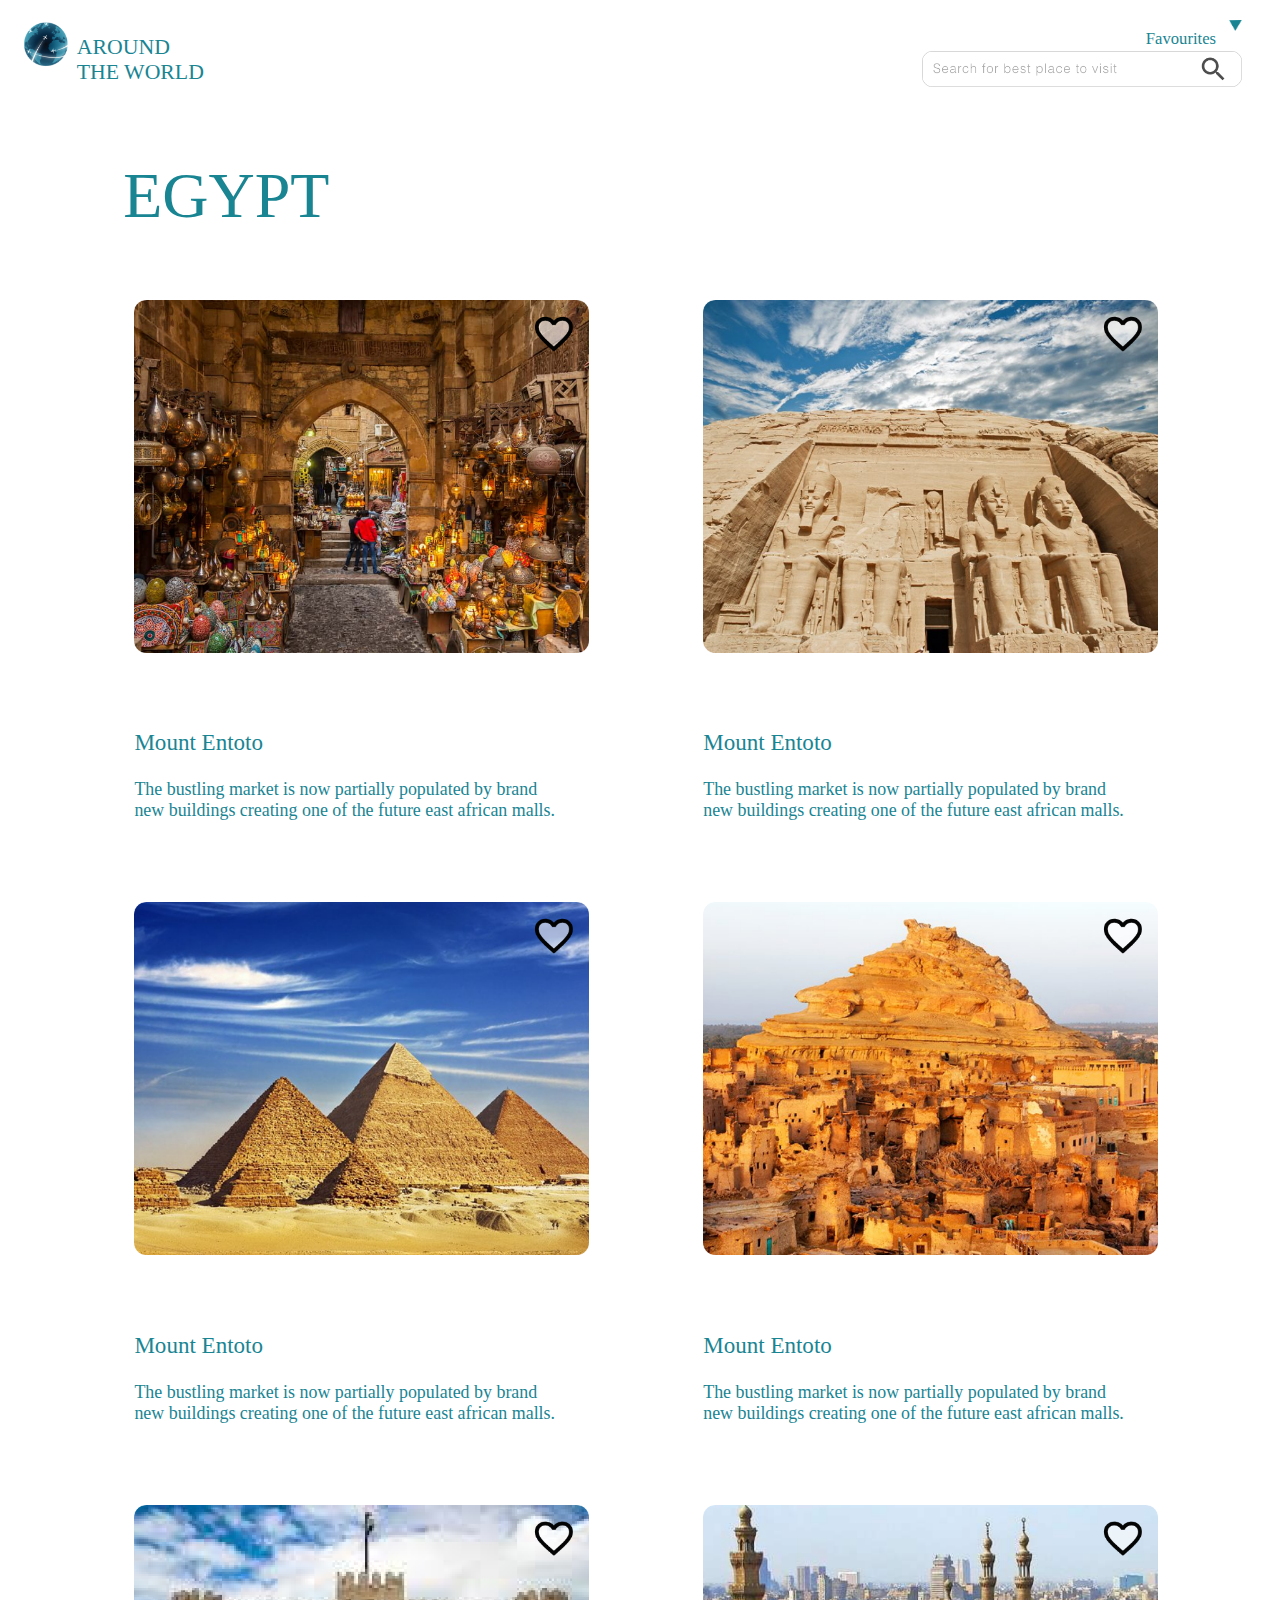
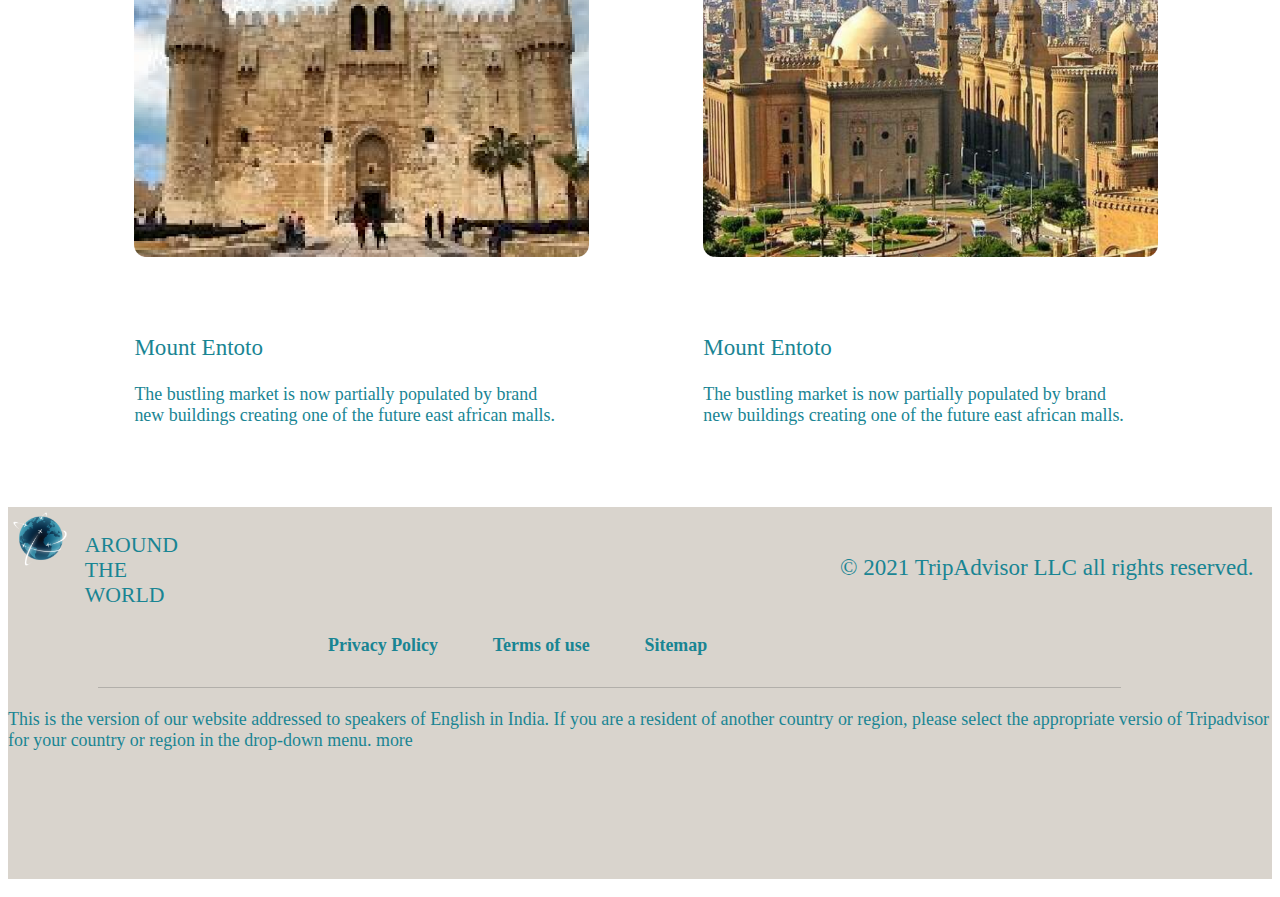
<file: egypt.html>
<!DOCTYPE html>
<html lang="en">
<head>
    <meta charset="UTF-8">
    <meta http-equiv="X-UA-Compatible" content="IE=edge">
    <meta name="viewport" content="width=device-width, initial-scale=1.0">
    <link rel="stylesheet" href="/fav.css">
    <link href="https://cdn.jsdelivr.net/npm/bootstrap@5.2.3/dist/css/bootstrap.min.css" rel="stylesheet" integrity="sha384-rbsA2VBKQhggwzxH7pPCaAqO46MgnOM80zW1RWuH61DGLwZJEdK2Kadq2F9CUG65" crossorigin="anonymous">
    <title>EGYPT</title>
</head>

<body>
<script src="https://cdn.jsdelivr.net/npm/bootstrap@5.2.3/dist/js/bootstrap.bundle.min.js" integrity="sha384-kenU1KFdBIe4zVF0s0G1M5b4hcpxyD9F7jL+jjXkk+Q2h455rYXK/7HAuoJl+0I4" crossorigin="anonymous"></script>

<div class="header">
  <div class="logo">
    <img src="/img/logo.png" alt="Around The World">
    <p >AROUND <br> THE WORLD</p>
  </div>

  <div class="favourites">
    <p>Favourites</p>
    <img src="/favimg/tri2.png" alt="dropdown">
  </div>

  <div class="searchbox">
    <img src="/img/searchbar.png" alt="">
  </div>
</div>

<div class="popular">
    <br><br>
    <p>EGYPT</p>
    <br><br><br>
</div>

<div class="touristall">
  <div class="tourist">
    <img src="/egyptimg/eg1.png" alt="">
    <div class="like"><img src="/img/like.png" alt=""></div>
    <p class="title">Mount Entoto</p>
    <p>The bustling market is now partially populated by brand<br>
        new buildings creating one of the future east african malls.</p>
  </div>
  <div class="tourist">
    <img src="/egyptimg/eg2.png" alt="">
    <div class="like"><img src="/img/like.png" alt=""></div>
    <p class="title">Mount Entoto</p>
    <p>The bustling market is now partially populated by brand<br>new buildings creating one of the future east african malls.</p>
  </div>
</div>

<div class="touristall">
    <div class="tourist">
      <img src="/egyptimg/eg3.png" alt="">
      <div class="like"><img src="/img/like.png" alt=""></div>
      <p class="title">Mount Entoto</p>
      <p>The bustling market is now partially populated by brand<br>
          new buildings creating one of the future east african malls.</p>
    </div>
    <div class="tourist">
      <img src="/egyptimg/eg4.png" alt="">
      <div class="like"><img src="/img/like.png" alt=""></div>
      <p class="title">Mount Entoto</p>
      <p>The bustling market is now partially populated by brand<br>new buildings creating one of the future east african malls.</p>
    </div>
</div>

<div class="touristall">
    <div class="tourist">
      <img src="/egyptimg/eg5.png" alt="">
      <div class="like"><img src="/img/like.png" alt=""></div>
      <p class="title">Mount Entoto</p>
      <p>The bustling market is now partially populated by brand<br>
          new buildings creating one of the future east african malls.</p>
    </div>
    <div class="tourist">
      <img src="/egyptimg/eg6.png" alt="">
      <div class="like"><img src="/img/like.png" alt=""></div>
      <p class="title">Mount Entoto</p>
      <p>The bustling market is now partially populated by brand<br>new buildings creating one of the future east african malls.</p>
    </div>
</div>



<!-- footer -->
<div class="footer">

<div class="footlogo">
    <img src="/img/logo.png" alt="Around The World">
    <p >AROUND <br> THE WORLD</p>
</div>
<div class="copyright">
  <p>&copy; 2021 TripAdvisor LLC all rights reserved.</p>
</div>
<div class="misc">
    <p>Privacy Policy</p>
    <p>Terms of use</p>
    <p>Sitemap</p>
</div>
<div class="footline">
<img src="/img/Line 1.png" width="90%" alt="">
</div>
<div class="region">
    <p>This is the version of our website addressed to speakers of English in India. If you are a resident of another country 
        or region, please select the appropriate versio of Tripadvisor for your country or region in the drop-down menu. more</p>
</div>
</div>
</div>
</body>
</html>
</file>
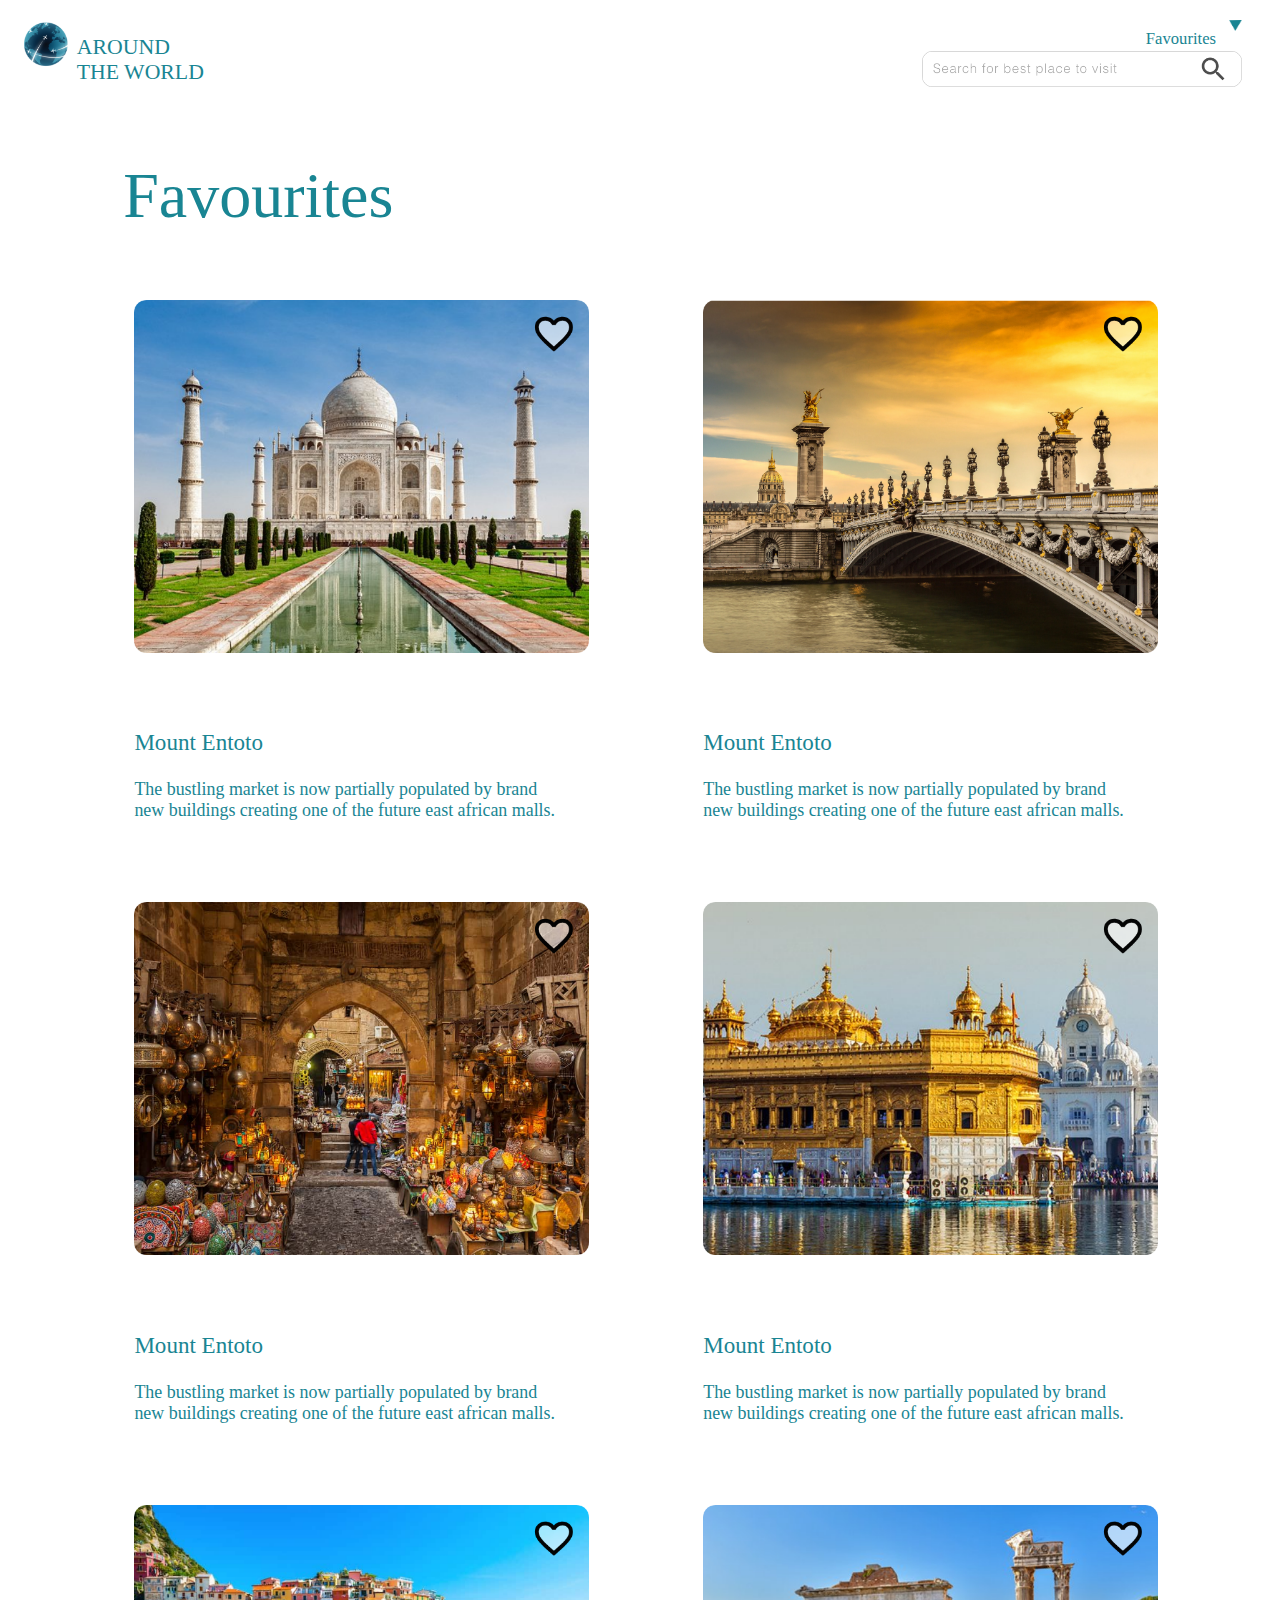
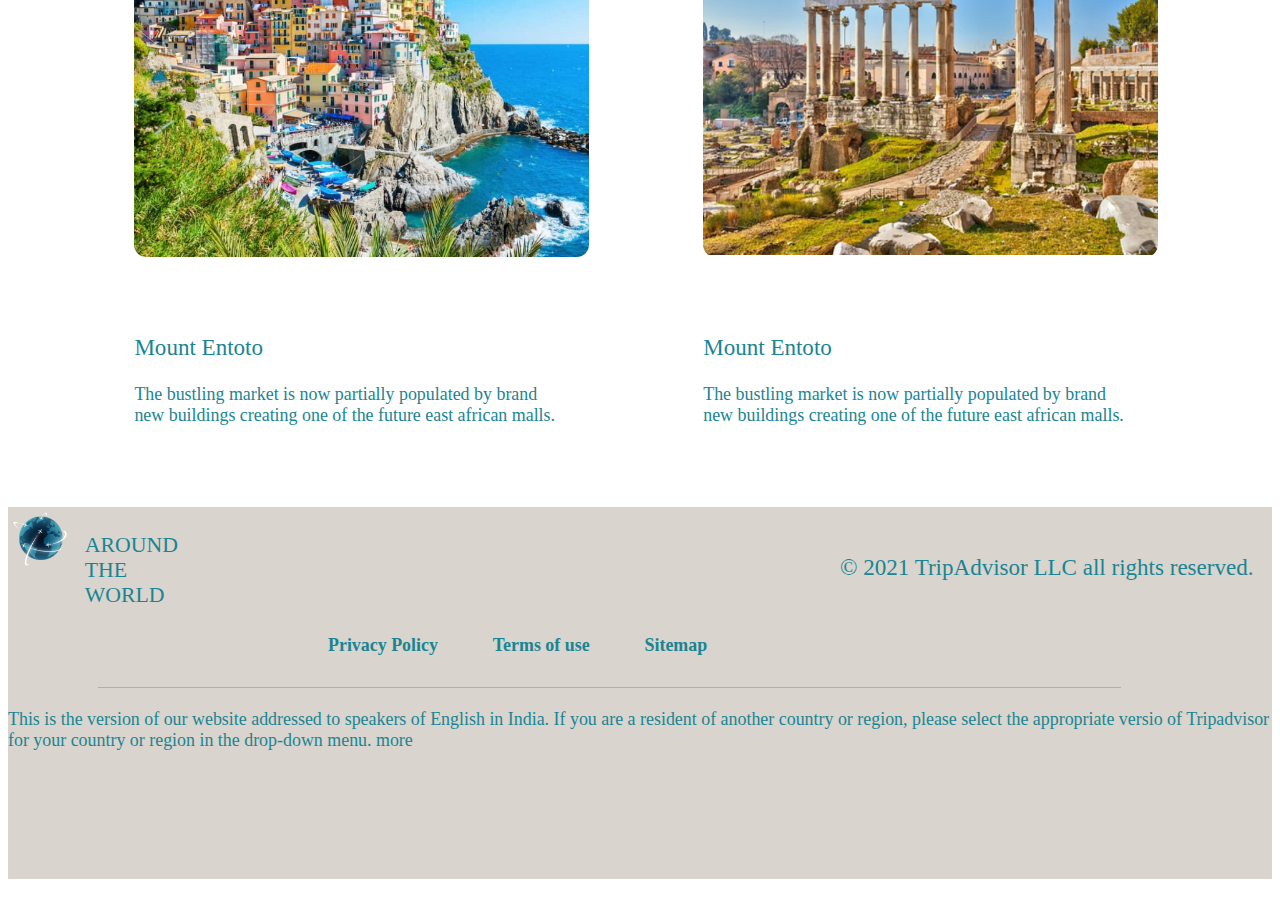
<file: fav.html>
<!DOCTYPE html>
<html lang="en">
<head>
    <meta charset="UTF-8">
    <meta http-equiv="X-UA-Compatible" content="IE=edge">
    <meta name="viewport" content="width=device-width, initial-scale=1.0">
    <link rel="stylesheet" href="/fav.css">
    <link href="https://cdn.jsdelivr.net/npm/bootstrap@5.2.3/dist/css/bootstrap.min.css" rel="stylesheet" integrity="sha384-rbsA2VBKQhggwzxH7pPCaAqO46MgnOM80zW1RWuH61DGLwZJEdK2Kadq2F9CUG65" crossorigin="anonymous">
    <title>Favourites</title>
</head>

<body>
<script src="https://cdn.jsdelivr.net/npm/bootstrap@5.2.3/dist/js/bootstrap.bundle.min.js" integrity="sha384-kenU1KFdBIe4zVF0s0G1M5b4hcpxyD9F7jL+jjXkk+Q2h455rYXK/7HAuoJl+0I4" crossorigin="anonymous"></script>

<div class="header">
  <div class="logo">
    <img src="/img/logo.png" alt="Around The World">
    <p >AROUND <br> THE WORLD</p>
  </div>

  <div class="favourites">
    <p>Favourites</p>
    <img src="/favimg/tri2.png" alt="dropdown">
  </div>

  <div class="searchbox">
    <img src="/img/searchbar.png" alt="">
  </div>
</div>

<div class="popular">
    <br><br>
    <p>Favourites</p>
    <br><br><br>
</div>

<div class="touristall">
  <div class="tourist">
    <img src="/favimg/fav1.png" alt="">
    <div class="like"><img src="/img/like.png" alt=""></div>
    <p class="title">Mount Entoto</p>
    <p>The bustling market is now partially populated by brand<br>
        new buildings creating one of the future east african malls.</p>
  </div>
  <div class="tourist">
    <img src="/favimg/fav2.png" alt="">
    <div class="like"><img src="/img/like.png" alt=""></div>
    <p class="title">Mount Entoto</p>
    <p>The bustling market is now partially populated by brand<br>new buildings creating one of the future east african malls.</p>
  </div>
</div>

<div class="touristall">
    <div class="tourist">
      <img src="/favimg/fav3.png" alt="">
      <div class="like"><img src="/img/like.png" alt=""></div>
      <p class="title">Mount Entoto</p>
      <p>The bustling market is now partially populated by brand<br>
          new buildings creating one of the future east african malls.</p>
    </div>
    <div class="tourist">
      <img src="/favimg/fav4.png" alt="">
      <div class="like"><img src="/img/like.png" alt=""></div>
      <p class="title">Mount Entoto</p>
      <p>The bustling market is now partially populated by brand<br>new buildings creating one of the future east african malls.</p>
    </div>
</div>

<div class="touristall">
    <div class="tourist">
      <img src="/favimg/fav5.png" alt="">
      <div class="like"><img src="/img/like.png" alt=""></div>
      <p class="title">Mount Entoto</p>
      <p>The bustling market is now partially populated by brand<br>
          new buildings creating one of the future east african malls.</p>
    </div>
    <div class="tourist">
      <img src="/favimg/fav6.png" alt="">
      <div class="like"><img src="/img/like.png" alt=""></div>
      <p class="title">Mount Entoto</p>
      <p>The bustling market is now partially populated by brand<br>new buildings creating one of the future east african malls.</p>
    </div>
</div>



<!-- footer -->
<div class="footer">

<div class="footlogo">
    <img src="/img/logo.png" alt="Around The World">
    <p >AROUND <br> THE WORLD</p>
</div>
<div class="copyright">
  <p>&copy; 2021 TripAdvisor LLC all rights reserved.</p>
</div>
<div class="misc">
    <p>Privacy Policy</p>
    <p>Terms of use</p>
    <p>Sitemap</p>
</div>
<div class="footline">
<img src="/img/Line 1.png" width="90%" alt="">
</div>
<div class="region">
    <p>This is the version of our website addressed to speakers of English in India. If you are a resident of another country 
        or region, please select the appropriate versio of Tripadvisor for your country or region in the drop-down menu. more</p>
</div>
</div>
</div>
</body>
</html>
</file>
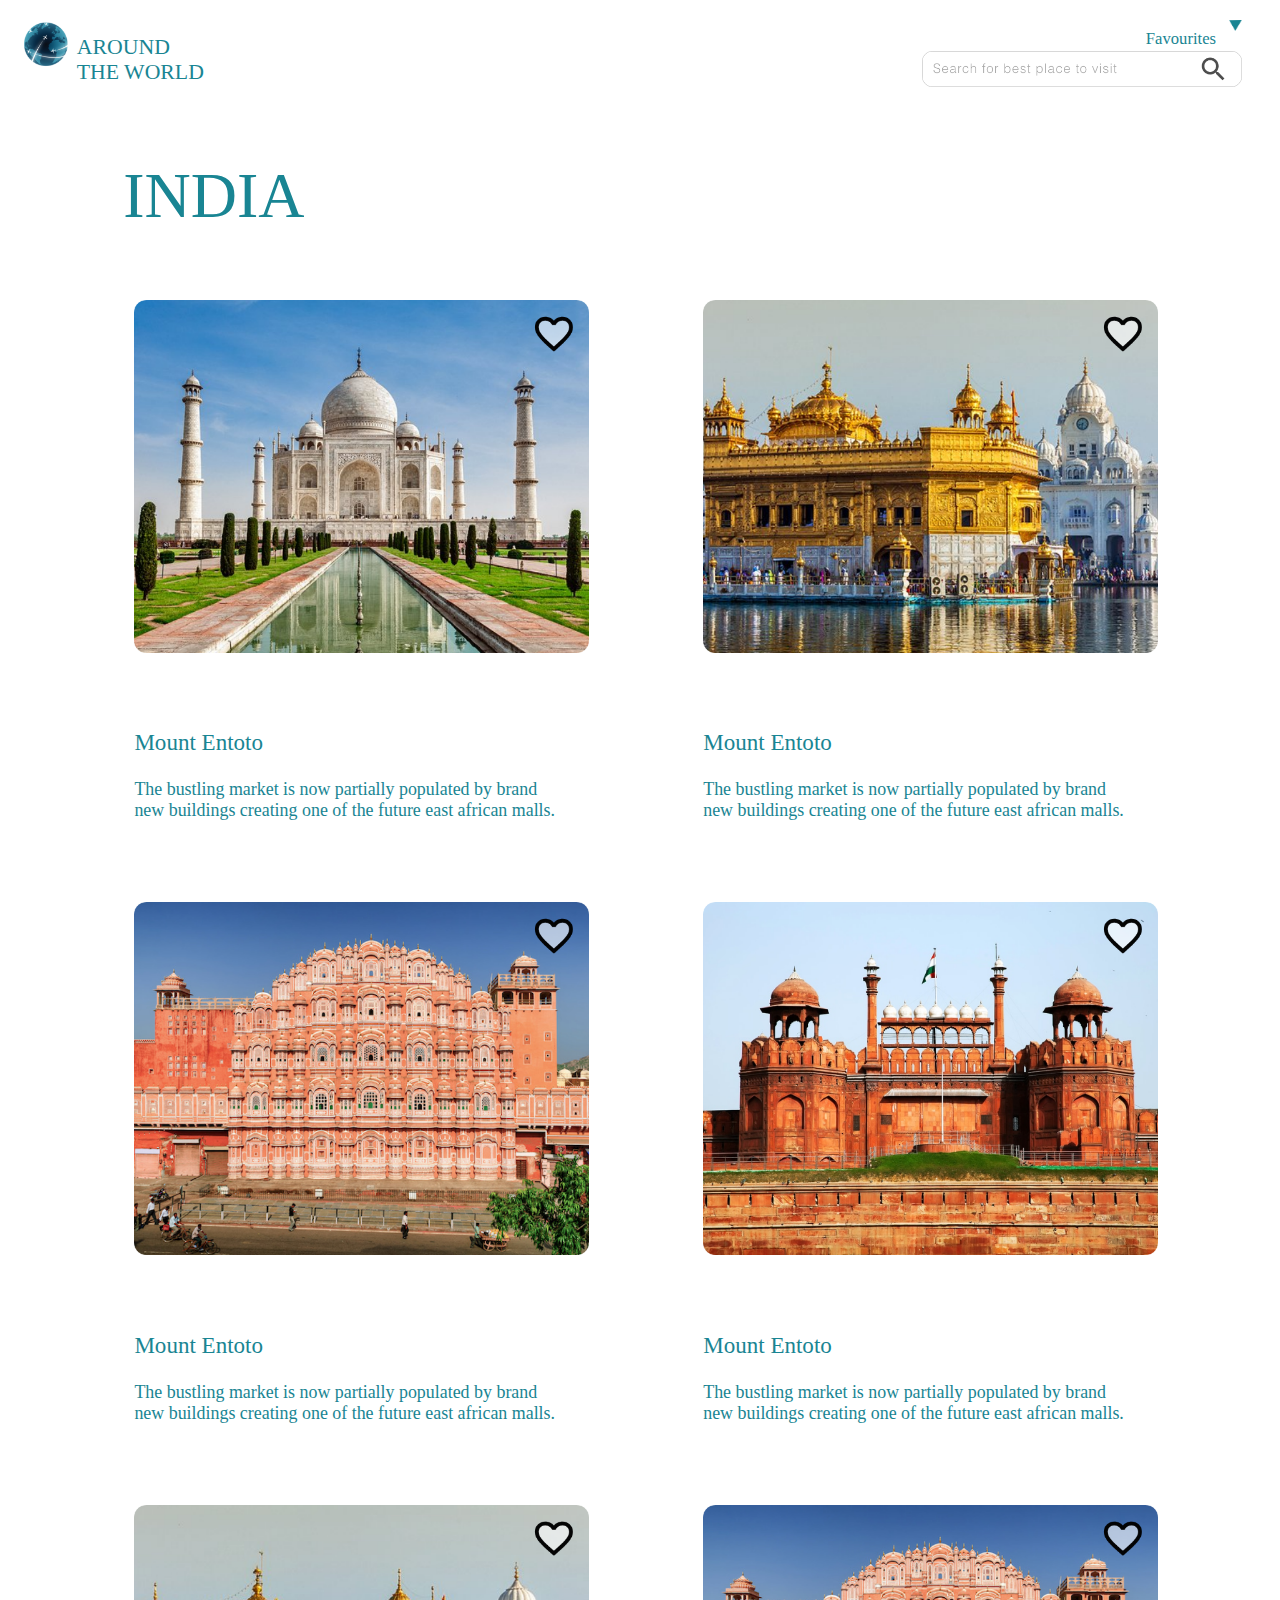
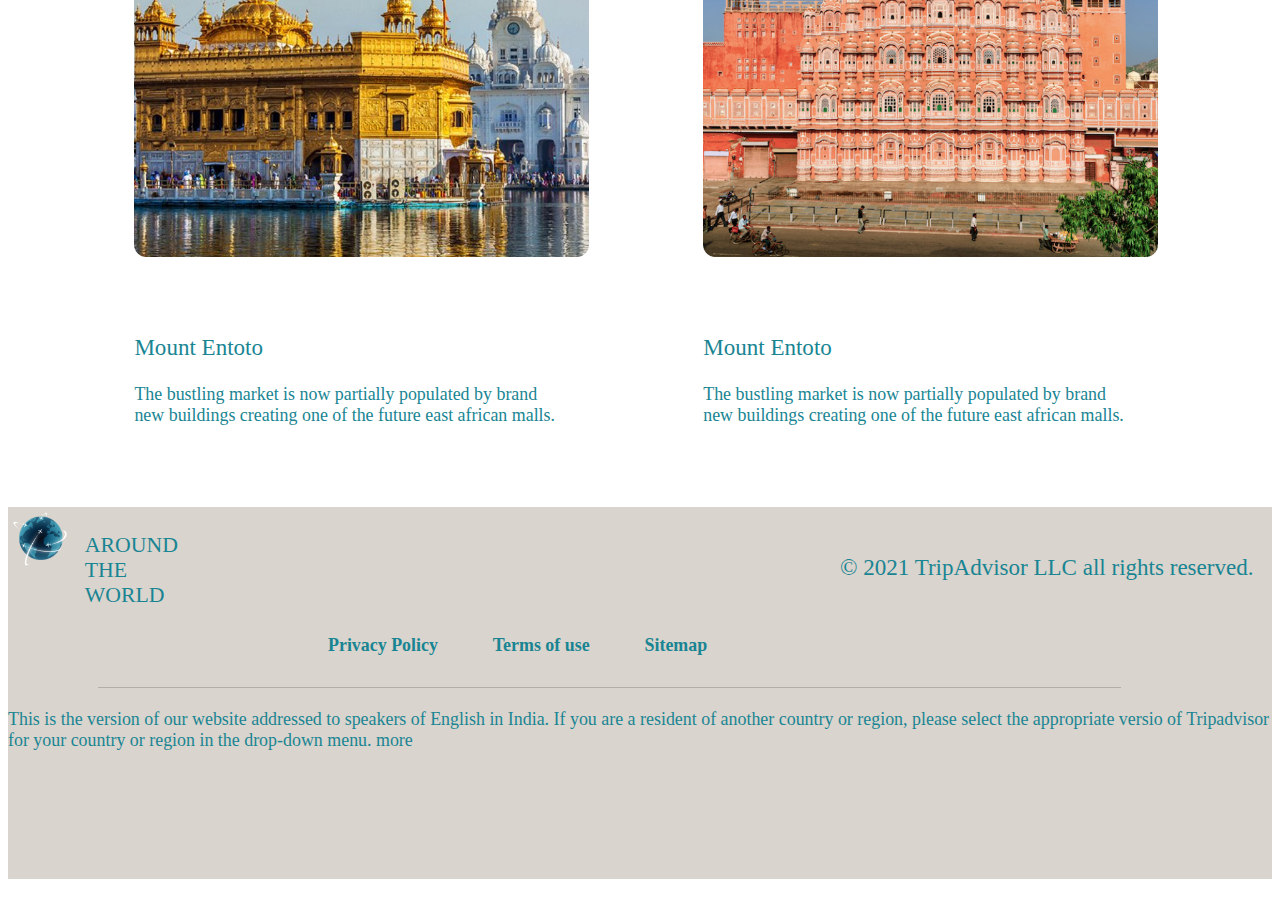
<file: india.html>
<!DOCTYPE html>
<html lang="en">
<head>
    <meta charset="UTF-8">
    <meta http-equiv="X-UA-Compatible" content="IE=edge">
    <meta name="viewport" content="width=device-width, initial-scale=1.0">
    <link rel="stylesheet" href="/fav.css">
    <link href="https://cdn.jsdelivr.net/npm/bootstrap@5.2.3/dist/css/bootstrap.min.css" rel="stylesheet" integrity="sha384-rbsA2VBKQhggwzxH7pPCaAqO46MgnOM80zW1RWuH61DGLwZJEdK2Kadq2F9CUG65" crossorigin="anonymous">
    <title>INDIA</title>
</head>

<body>
<script src="https://cdn.jsdelivr.net/npm/bootstrap@5.2.3/dist/js/bootstrap.bundle.min.js" integrity="sha384-kenU1KFdBIe4zVF0s0G1M5b4hcpxyD9F7jL+jjXkk+Q2h455rYXK/7HAuoJl+0I4" crossorigin="anonymous"></script>

<div class="header">
  <div class="logo">
    <img src="/img/logo.png" alt="Around The World">
    <p >AROUND <br> THE WORLD</p>
  </div>

  <div class="favourites">
    <p>Favourites</p>
    <img src="/favimg/tri2.png" alt="dropdown">
  </div>

  <div class="searchbox">
    <img src="/img/searchbar.png" alt="">
  </div>
</div>

<div class="popular">
    <br><br>
    <p>INDIA</p>
    <br><br><br>
</div>

<div class="touristall">
  <div class="tourist">
    <img src="/indiaimg/ind1.png" alt="">
    <div class="like"><img src="/img/like.png" alt=""></div>
    <p class="title">Mount Entoto</p>
    <p>The bustling market is now partially populated by brand<br>
        new buildings creating one of the future east african malls.</p>
  </div>
  <div class="tourist">
    <img src="/indiaimg/ind2.png" alt="">
    <div class="like"><img src="/img/like.png" alt=""></div>
    <p class="title">Mount Entoto</p>
    <p>The bustling market is now partially populated by brand<br>new buildings creating one of the future east african malls.</p>
  </div>
</div>

<div class="touristall">
    <div class="tourist">
      <img src="/indiaimg/ind3.png" alt="">
      <div class="like"><img src="/img/like.png" alt=""></div>
      <p class="title">Mount Entoto</p>
      <p>The bustling market is now partially populated by brand<br>
          new buildings creating one of the future east african malls.</p>
    </div>
    <div class="tourist">
      <img src="/indiaimg/ind4.png" alt="">
      <div class="like"><img src="/img/like.png" alt=""></div>
      <p class="title">Mount Entoto</p>
      <p>The bustling market is now partially populated by brand<br>new buildings creating one of the future east african malls.</p>
    </div>
</div>

<div class="touristall">
    <div class="tourist">
      <img src="/indiaimg/ind5.png" alt="">
      <div class="like"><img src="/img/like.png" alt=""></div>
      <p class="title">Mount Entoto</p>
      <p>The bustling market is now partially populated by brand<br>
          new buildings creating one of the future east african malls.</p>
    </div>
    <div class="tourist">
      <img src="/indiaimg/ind6.png" alt="">
      <div class="like"><img src="/img/like.png" alt=""></div>
      <p class="title">Mount Entoto</p>
      <p>The bustling market is now partially populated by brand<br>new buildings creating one of the future east african malls.</p>
    </div>
</div>



<!-- footer -->
<div class="footer">

<div class="footlogo">
    <img src="/img/logo.png" alt="Around The World">
    <p >AROUND <br> THE WORLD</p>
</div>
<div class="copyright">
  <p>&copy; 2021 TripAdvisor LLC all rights reserved.</p>
</div>
<div class="misc">
    <p>Privacy Policy</p>
    <p>Terms of use</p>
    <p>Sitemap</p>
</div>
<div class="footline">
<img src="/img/Line 1.png" width="90%" alt="">
</div>
<div class="region">
    <p>This is the version of our website addressed to speakers of English in India. If you are a resident of another country 
        or region, please select the appropriate versio of Tripadvisor for your country or region in the drop-down menu. more</p>
</div>
</div>
</div>
</body>
</html>
</file>
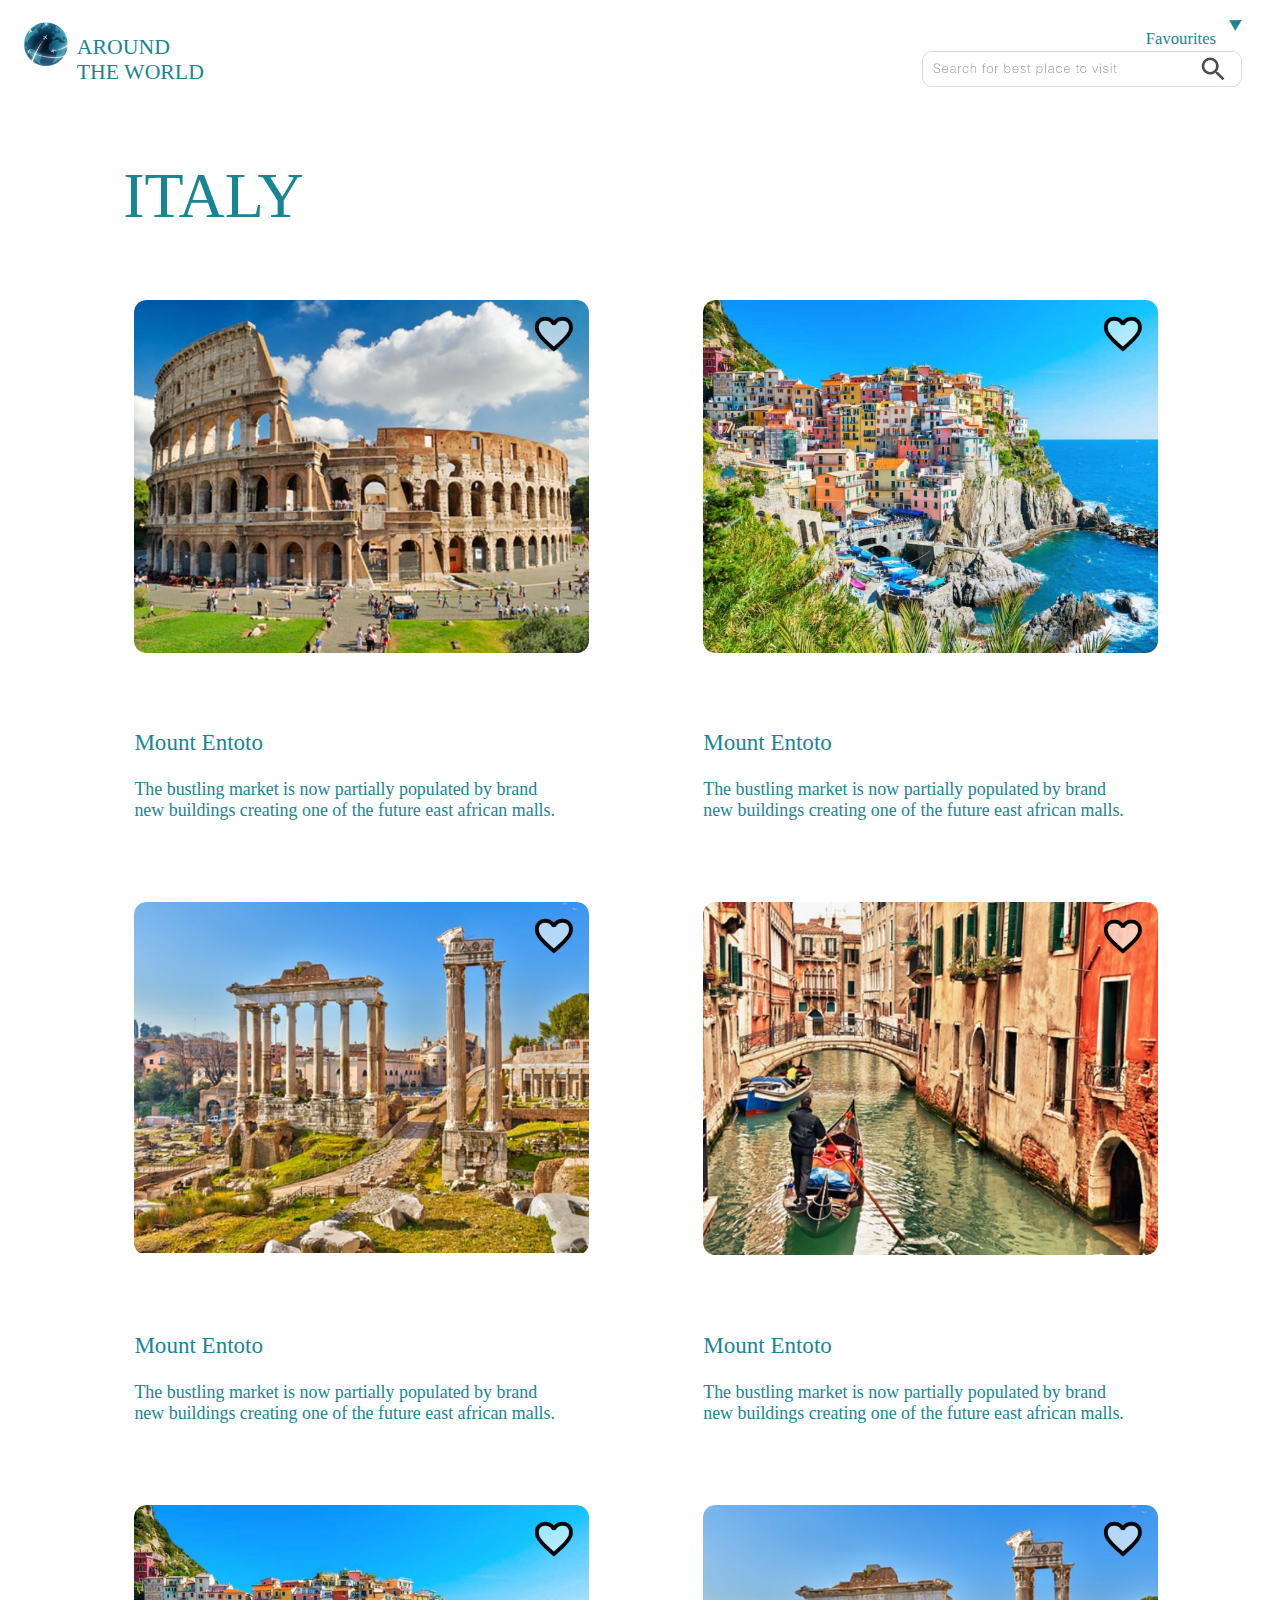
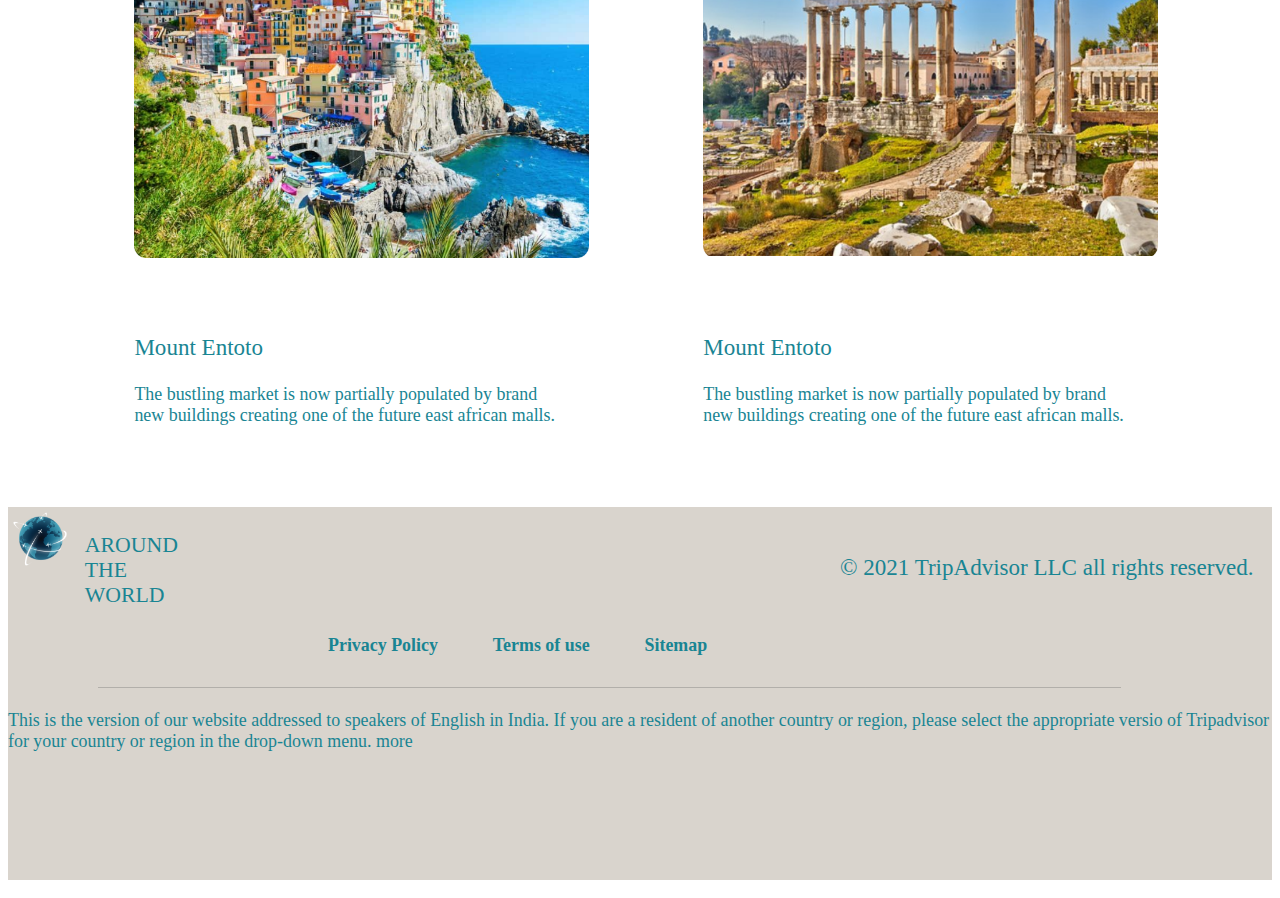
<file: italy.html>
<!DOCTYPE html>
<html lang="en">
<head>
    <meta charset="UTF-8">
    <meta http-equiv="X-UA-Compatible" content="IE=edge">
    <meta name="viewport" content="width=device-width, initial-scale=1.0">
    <link rel="stylesheet" href="/fav.css">
    <link href="https://cdn.jsdelivr.net/npm/bootstrap@5.2.3/dist/css/bootstrap.min.css" rel="stylesheet" integrity="sha384-rbsA2VBKQhggwzxH7pPCaAqO46MgnOM80zW1RWuH61DGLwZJEdK2Kadq2F9CUG65" crossorigin="anonymous">
    <title>ITALY</title>
</head>

<body>
<script src="https://cdn.jsdelivr.net/npm/bootstrap@5.2.3/dist/js/bootstrap.bundle.min.js" integrity="sha384-kenU1KFdBIe4zVF0s0G1M5b4hcpxyD9F7jL+jjXkk+Q2h455rYXK/7HAuoJl+0I4" crossorigin="anonymous"></script>

<div class="header">
  <div class="logo">
    <img src="/img/logo.png" alt="Around The World">
    <p >AROUND <br> THE WORLD</p>
  </div>

  <div class="favourites">
    <p>Favourites</p>
    <img src="/favimg/tri2.png" alt="dropdown">
  </div>

  <div class="searchbox">
    <img src="/img/searchbar.png" alt="">
  </div>
</div>

<div class="popular">
    <br><br>
    <p>ITALY</p>
    <br><br><br>
</div>

<div class="touristall">
  <div class="tourist">
    <img src="/italyimg/it1.png" alt="">
    <div class="like"><img src="/img/like.png" alt=""></div>
    <p class="title">Mount Entoto</p>
    <p>The bustling market is now partially populated by brand<br>
        new buildings creating one of the future east african malls.</p>
  </div>
  <div class="tourist">
    <img src="/italyimg/it2.png" alt="">
    <div class="like"><img src="/img/like.png" alt=""></div>
    <p class="title">Mount Entoto</p>
    <p>The bustling market is now partially populated by brand<br>new buildings creating one of the future east african malls.</p>
  </div>
</div>

<div class="touristall">
    <div class="tourist">
      <img src="/italyimg/it3.png" alt="">
      <div class="like"><img src="/img/like.png" alt=""></div>
      <p class="title">Mount Entoto</p>
      <p>The bustling market is now partially populated by brand<br>
          new buildings creating one of the future east african malls.</p>
    </div>
    <div class="tourist">
      <img src="/italyimg/it4.png" alt="">
      <div class="like"><img src="/img/like.png" alt=""></div>
      <p class="title">Mount Entoto</p>
      <p>The bustling market is now partially populated by brand<br>new buildings creating one of the future east african malls.</p>
    </div>
</div>

<div class="touristall">
    <div class="tourist">
      <img src="/italyimg/it5.png" alt="">
      <div class="like"><img src="/img/like.png" alt=""></div>
      <p class="title">Mount Entoto</p>
      <p>The bustling market is now partially populated by brand<br>
          new buildings creating one of the future east african malls.</p>
    </div>
    <div class="tourist">
      <img src="/italyimg/it6.png" alt="">
      <div class="like"><img src="/img/like.png" alt=""></div>
      <p class="title">Mount Entoto</p>
      <p>The bustling market is now partially populated by brand<br>new buildings creating one of the future east african malls.</p>
    </div>
</div>



<!-- footer -->
<div class="footer">

<div class="footlogo">
    <img src="/img/logo.png" alt="Around The World">
    <p >AROUND <br> THE WORLD</p>
</div>
<div class="copyright">
  <p>&copy; 2021 TripAdvisor LLC all rights reserved.</p>
</div>
<div class="misc">
    <p>Privacy Policy</p>
    <p>Terms of use</p>
    <p>Sitemap</p>
</div>
<div class="footline">
<img src="/img/Line 1.png" width="90%" alt="">
</div>
<div class="region">
    <p>This is the version of our website addressed to speakers of English in India. If you are a resident of another country 
        or region, please select the appropriate versio of Tripadvisor for your country or region in the drop-down menu. more</p>
</div>
</div>
</div>
</body>
</html>
</file>
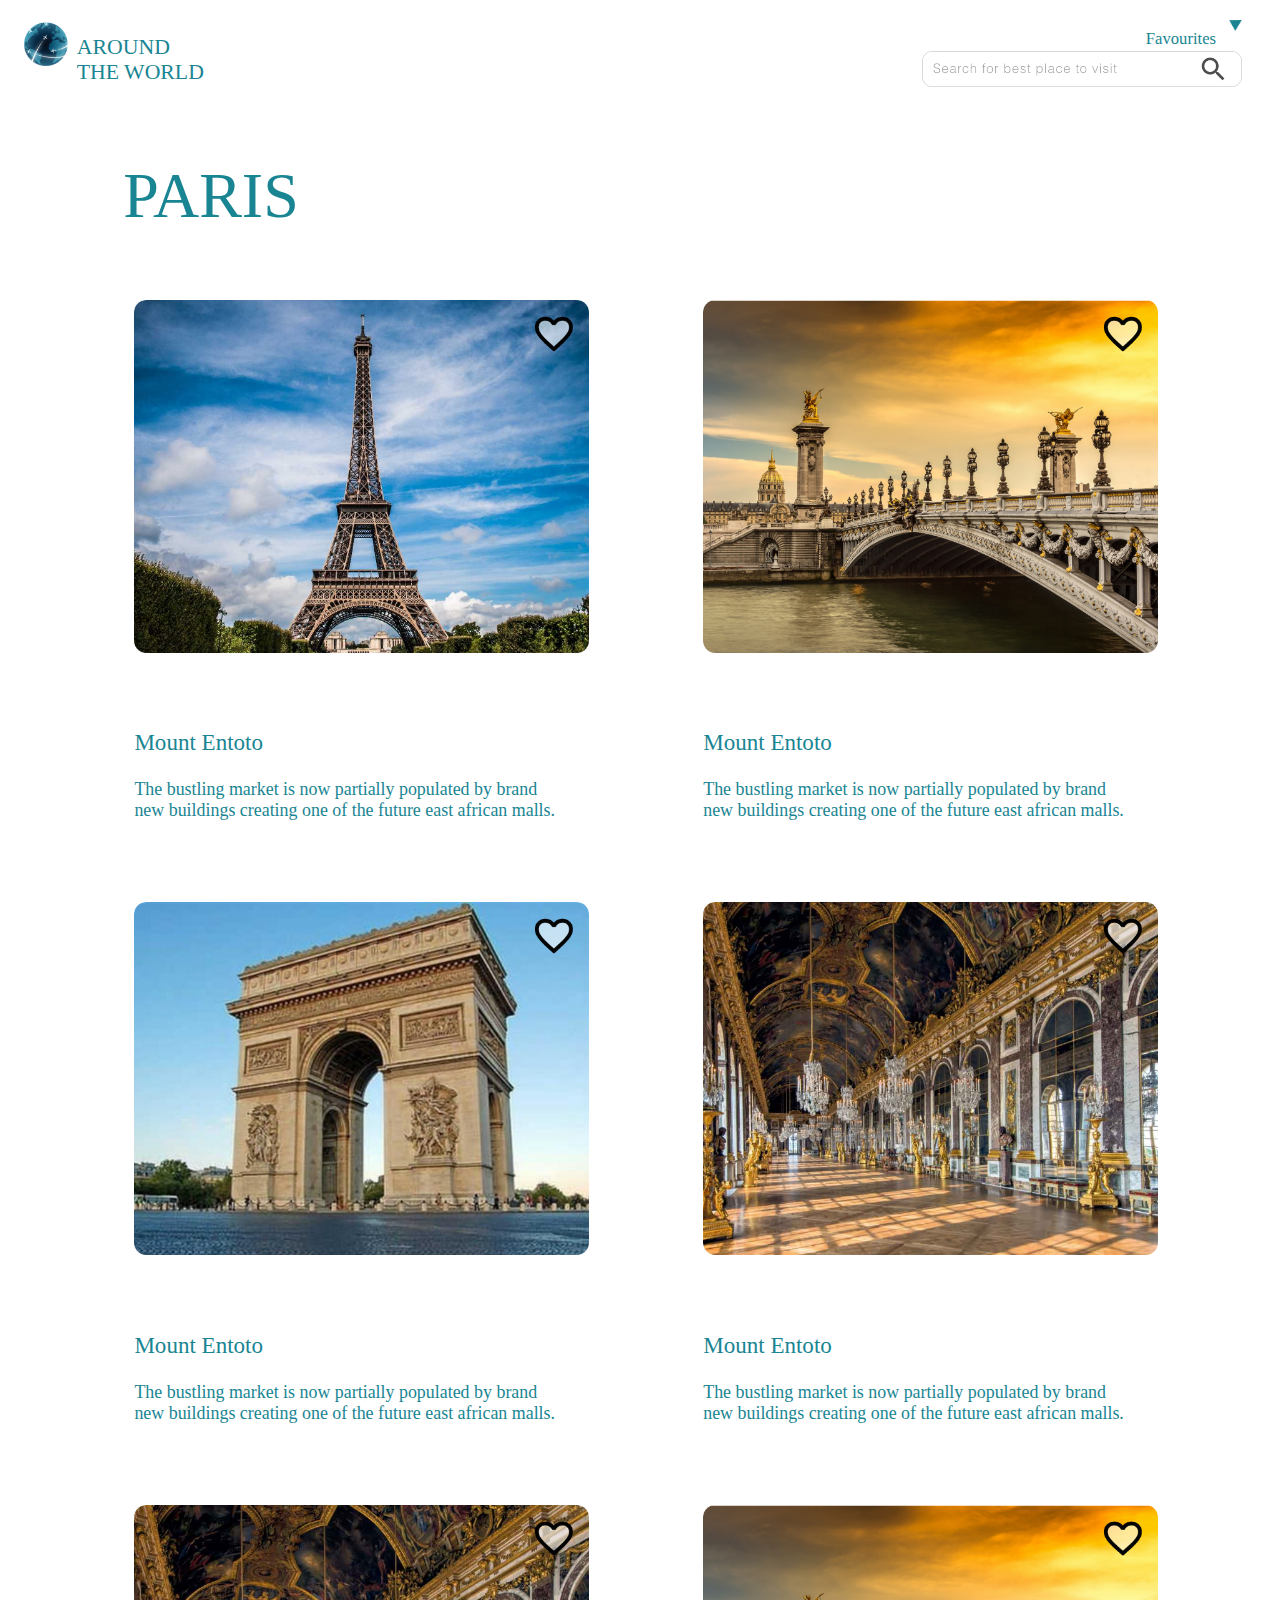
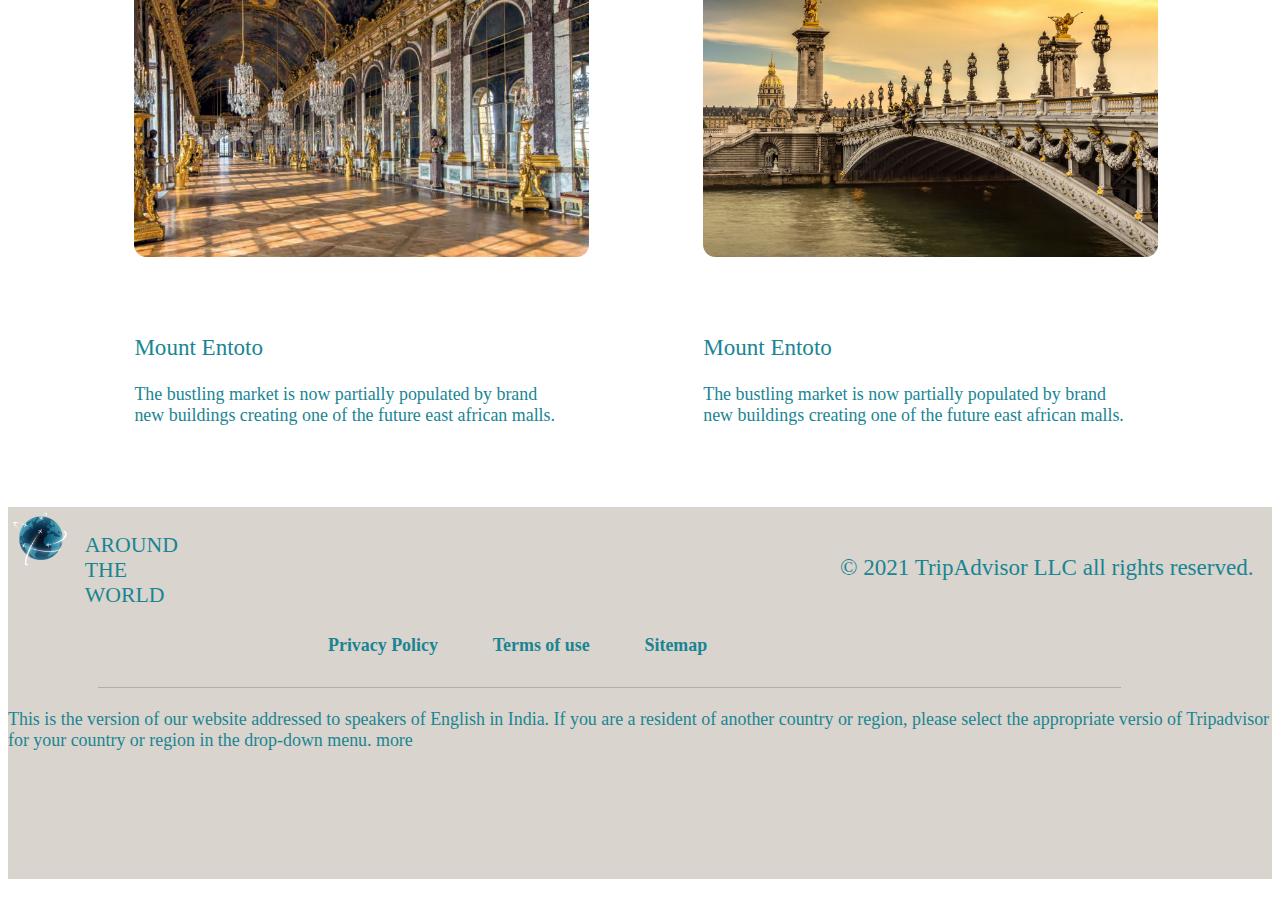
<file: paris.html>
<!DOCTYPE html>
<html lang="en">
<head>
    <meta charset="UTF-8">
    <meta http-equiv="X-UA-Compatible" content="IE=edge">
    <meta name="viewport" content="width=device-width, initial-scale=1.0">
    <link rel="stylesheet" href="/fav.css">
    <link href="https://cdn.jsdelivr.net/npm/bootstrap@5.2.3/dist/css/bootstrap.min.css" rel="stylesheet" integrity="sha384-rbsA2VBKQhggwzxH7pPCaAqO46MgnOM80zW1RWuH61DGLwZJEdK2Kadq2F9CUG65" crossorigin="anonymous">
    <title>PARIS</title>
</head>

<body>
<script src="https://cdn.jsdelivr.net/npm/bootstrap@5.2.3/dist/js/bootstrap.bundle.min.js" integrity="sha384-kenU1KFdBIe4zVF0s0G1M5b4hcpxyD9F7jL+jjXkk+Q2h455rYXK/7HAuoJl+0I4" crossorigin="anonymous"></script>

<div class="header">
  <div class="logo">
    <img src="/img/logo.png" alt="Around The World">
    <p >AROUND <br> THE WORLD</p>
  </div>

  <div class="favourites">
    <p>Favourites</p>
    <img src="/favimg/tri2.png" alt="dropdown">
  </div>

  <div class="searchbox">
    <img src="/img/searchbar.png" alt="">
  </div>
</div>

<div class="popular">
    <br><br>
    <p>PARIS</p>
    <br><br><br>
</div>

<div class="touristall">
  <div class="tourist">
    <img src="/parisimg/par1.png" alt="">
    <div class="like"><img src="/img/like.png" alt=""></div>
    <p class="title">Mount Entoto</p>
    <p>The bustling market is now partially populated by brand<br>
        new buildings creating one of the future east african malls.</p>
  </div>
  <div class="tourist">
    <img src="/parisimg/par2.png" alt="">
    <div class="like"><img src="/img/like.png" alt=""></div>
    <p class="title">Mount Entoto</p>
    <p>The bustling market is now partially populated by brand<br>new buildings creating one of the future east african malls.</p>
  </div>
</div>

<div class="touristall">
    <div class="tourist">
      <img src="/parisimg/par3.png" alt="">
      <div class="like"><img src="/img/like.png" alt=""></div>
      <p class="title">Mount Entoto</p>
      <p>The bustling market is now partially populated by brand<br>
          new buildings creating one of the future east african malls.</p>
    </div>
    <div class="tourist">
      <img src="/parisimg/par4.png" alt="">
      <div class="like"><img src="/img/like.png" alt=""></div>
      <p class="title">Mount Entoto</p>
      <p>The bustling market is now partially populated by brand<br>new buildings creating one of the future east african malls.</p>
    </div>
</div>

<div class="touristall">
    <div class="tourist">
      <img src="/parisimg/par5.png" alt="">
      <div class="like"><img src="/img/like.png" alt=""></div>
      <p class="title">Mount Entoto</p>
      <p>The bustling market is now partially populated by brand<br>
          new buildings creating one of the future east african malls.</p>
    </div>
    <div class="tourist">
      <img src="/parisimg/par6.png" alt="">
      <div class="like"><img src="/img/like.png" alt=""></div>
      <p class="title">Mount Entoto</p>
      <p>The bustling market is now partially populated by brand<br>new buildings creating one of the future east african malls.</p>
    </div>
</div>



<!-- footer -->
<div class="footer">

<div class="footlogo">
    <img src="/img/logo.png" alt="Around The World">
    <p >AROUND <br> THE WORLD</p>
</div>
<div class="copyright">
  <p>&copy; 2021 TripAdvisor LLC all rights reserved.</p>
</div>
<div class="misc">
    <p>Privacy Policy</p>
    <p>Terms of use</p>
    <p>Sitemap</p>
</div>
<div class="footline">
<img src="/img/Line 1.png" width="90%" alt="">
</div>
<div class="region">
    <p>This is the version of our website addressed to speakers of English in India. If you are a resident of another country 
        or region, please select the appropriate versio of Tripadvisor for your country or region in the drop-down menu. more</p>
</div>
</div>
</div>
</body>
</html>
</file>
<file: fav.css>
.logo img {
    position: absolute;
    top: 1vw;
    left: 1vw;
    width: 5vw;
}

.logo p{
    position: absolute;
    top: 1vw;
    left: 6vw;
    font-size: 1.7vw;
    color: rgb(25, 133, 147);
    font-family: Herculanum;
}
.favourites p{
    position: absolute;
    top: 1vw;
    right: 5vw;
    font-size: 1.3vw;
    color: rgb(25, 133, 147);
    font-family: "Helvetica Neue";
}
.favourites img{
    position: absolute;
    top: 1.2vw;
    right: 3vw;
    width: 1.2vw;
}
.searchbox img{
    position: absolute;
    top: 4vw;
    right: 3vw;
    width: 25vw;
}
.popular p {
    position: relative;
    top: 4vw;
    left: 9vw;
    font-size: 5vw;
    color: rgb(25, 133, 147);
    font-family: Herculanum;
    width: 80%;
}

/* fav-body */

.touristall{
    display: flex;
    padding-left: 10%;
    padding-bottom:5%;
    justify-content: space-between;
}
.tourist{
    width: 50vw;
}
.tourist img{
    width: 80%;
}
.tourist .like{
    width: 10%;
}
.tourist p{
    font-size: 1.4vw;
    font-family: "Helvetica Neue";
    color: rgb(25, 133, 147);
}
.tourist .like{
    position: relative;
    bottom: 27vw;
    left: 31vw;
}
.tourist .title{
    font-size: 1.8vw;
    font-family: Spartan;
    color: rgb(25, 133, 147);
}

/* foot */

/* footer */

.footlogo img {
    width: 5vw;
}

.footlogo p{
    position: relative;
    top:-5vw;
    left: 6vw;
    font-size: 1.7vw;
    color: rgb(25, 133, 147);
    font-family: Herculanum;
    width: 10%;
}
.footer .copyright{
    font-size: 1.8vw;
    font-family: "Helvetica Neue";
    color: rgb(25, 133, 147);
    width: 35vw;
    position: relative;
    bottom: 11vw;
    left: 65vw;
    font-weight:lighter;
}
.misc{
    position: relative;
    left: 25vw;
    bottom: 10vw;

    display: flex;
    width:30%;
    justify-content: space-between;
    font-size: 1.4vw;
    font-family: "Helvetica Neue";
    color: rgb(25, 133, 147);
    font-weight:bold;
}

.region{
    position: relative;
   
    bottom: 10vw;

    
    justify-content: space-between;
    font-size: 1.4vw;
    font-family: "Helvetica Neue";
    color: rgb(25, 133, 147);
    font-weight:300;
}
.footline{
    position: relative;
    width: 90%;
    bottom: 10vw;
    left: 7vw;
}
.footer{
    background-color: rgb(217, 212, 205);
}
</file>
